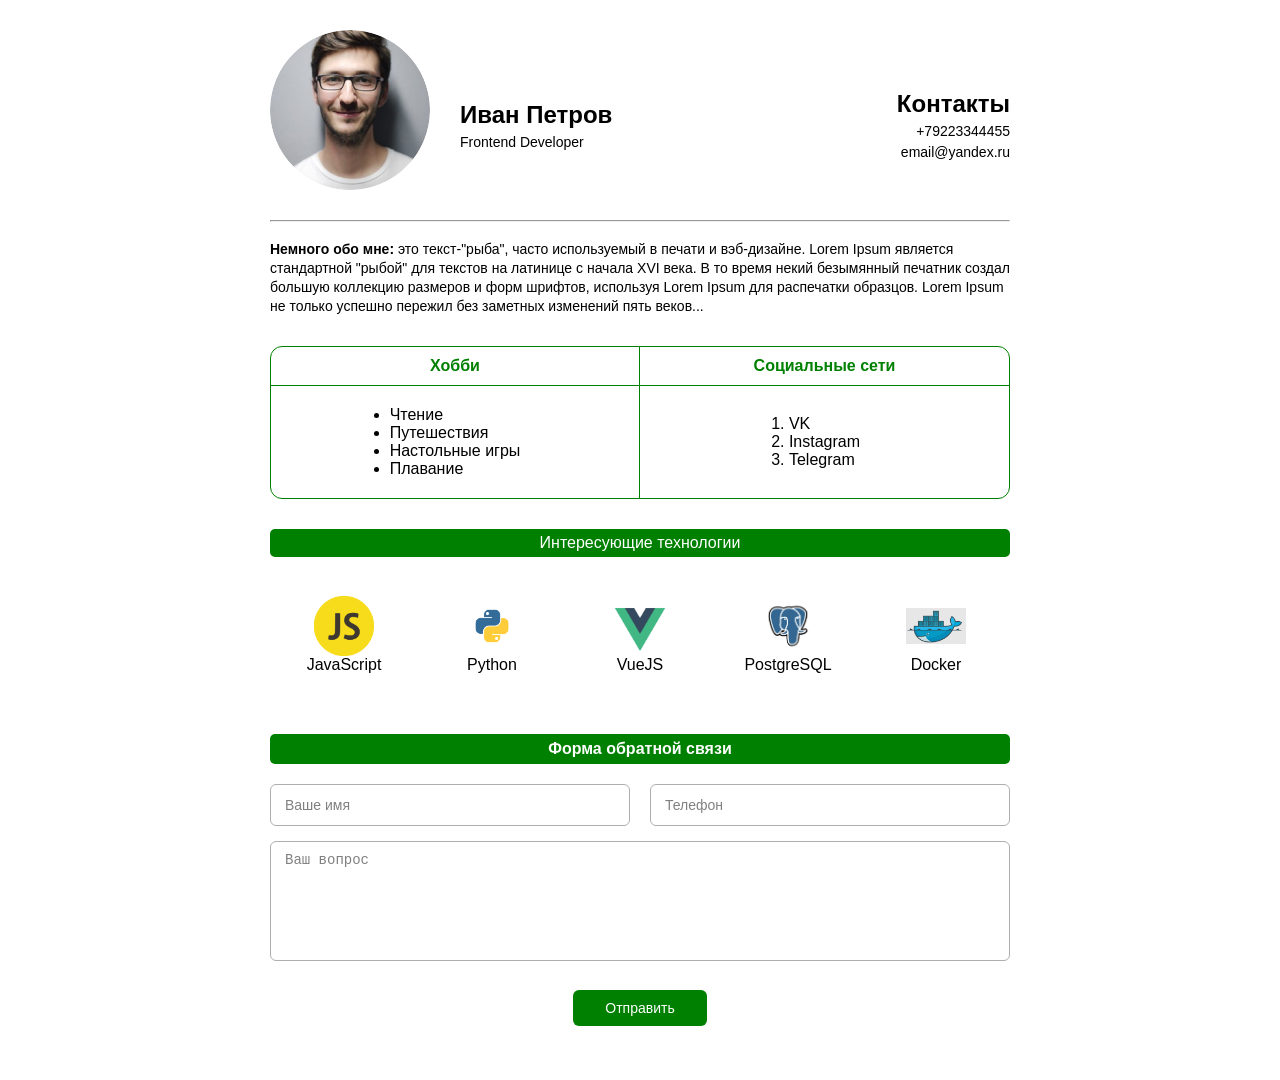
<file: prac1/index.html>
<!DOCTYPE html>
<html lang="en">
<head>
    <meta charset="UTF-8">
    <meta name="viewport" content="width=device-width, initial-scale=1.0">
    <title>Maket</title>
    <link rel="stylesheet" href="./styles.css">
</head>
<body>
    <div class="base-inf">
        <img class="profile-pic" src="./img/profile_pic.jpg" alt="profile_pic">
        <div class="info-container">
            <div class="information">
                <div class="info-name">Иван Петров</div>
                <div class="info-skills">Frontend Developer</div>
            </div>
            <div class="contacts">
                <div class="cont-logo">Контакты</div>
                <div class="cont-phone-num">+79223344455</div>
                <div class="cont-email">email@yandex.ru</div>
            </div>
        </div>
    </div>

    <hr>
    <br>

    <div class="desc">
        <b>Немного обо мне:</b> это текст-"рыба", часто используемый в печати и вэб-дизайне. Lorem Ipsum является стандартной "рыбой" для текстов на латинице с начала XVI века. В то время некий безымянный печатник создал большую коллекцию размеров и форм шрифтов, используя Lorem Ipsum для распечатки образцов. Lorem Ipsum не только успешно пережил без заметных изменений пять веков...
    </div>

    <table>
        <thead>
            <tr>
                <th>Хобби</th>
                <th>Социальные сети</th>
            </tr>
        </thead>
        <tbody>
            <tr>
                <td>
                    <ul>
                        <li>Чтение</li>
                        <li>Путешествия</li>
                        <li>Настольные игры</li>
                        <li>Плавание</li>
                    </ul>
                </td>
                <td>
                    <ol>
                        <li><a href="https://vk.com" target="_blank">VK</a></li>
                        <li><a href="https://instagram.com" target="_blank">Instagram</a></li>
                        <li><a href="https://t.me" target="_blank">Telegram</a></li>
                    </ol>
                </td>
            </tr>
        </tbody>
    </table>

        <div class="technologies">
        <div class="tech-logo">Интересующие технологии</div>
        <div class="tech-list">
            <div class="tech-pic">
                <img src="./img/JavaScript.png" alt="JavaScript">
                <div>JavaScript</div>
            </div>
            <div class="tech-pic">
                <img src="./img/Python.png" alt="Python">
                <div>Python</div>
            </div>
            <div class="tech-pic">
                <img src="./img/VueJS.png" alt="VueJS">
                <div>VueJS</div>
            </div>
            <div class="tech-pic">
                <img src="./img/PostgreSQL.png" alt="PostgreSQL">
                <div>PostgreSQL</div>
            </div>
            <div class="tech-pic">
                <img src="./img/Docker.png" alt="Docker">
                <div>Docker</div>
            </div>
        </div>
    </div>


    <form class="feedback-form">
        <div class="ff-logo">Форма обратной связи</div>
        <div class="ff-row">
            <label class="ff-field">
                <input type="text" name="username" placeholder="Ваше имя" class="ff-input">
            </label>
            <label class="ff-field">
                <input type="tel" name="phone" placeholder="Телефон" class="ff-input">
            </label>
        </div>

        <label class="ff-field">
            <textarea name="message" placeholder="Ваш вопрос" class="ff-textarea"></textarea>
        </label>

        <button type="submit" class="ff-btn">Отправить</button>
    </form>
</body>
</html>
</file>
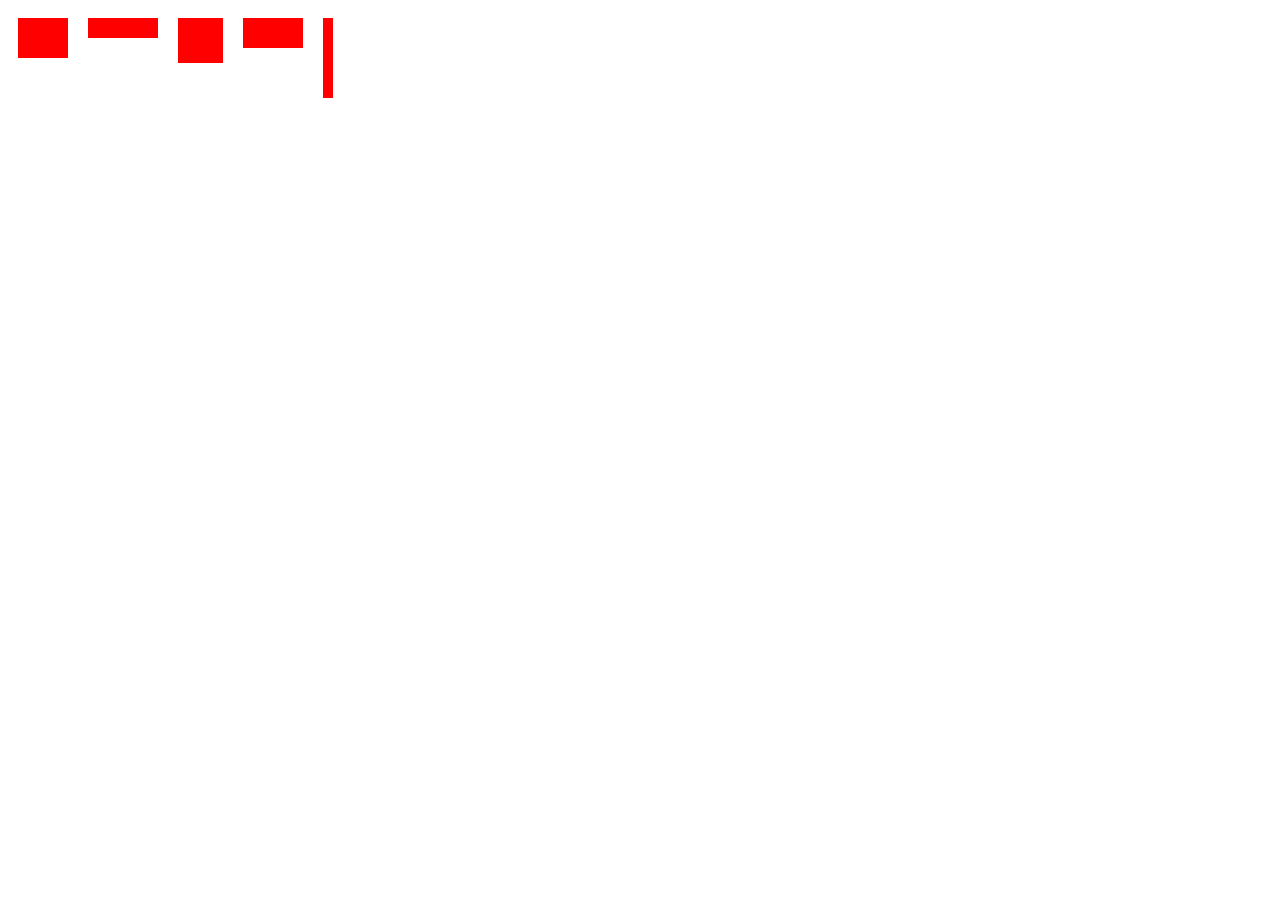
<file: prac3/index.html>
<!DOCTYPE html>
<html lang="en">
<head>
    <meta charset="UTF-8">
    <meta name="viewport" content="width=device-width, initial-scale=1.0">
    <title>Document</title>
    <link rel="stylesheet" href="./styles.css">
</head>
<body>
    <div id="wrapper">
    </div>
    
    <script src="./script.js"></script>
</body>
</html>
</file>
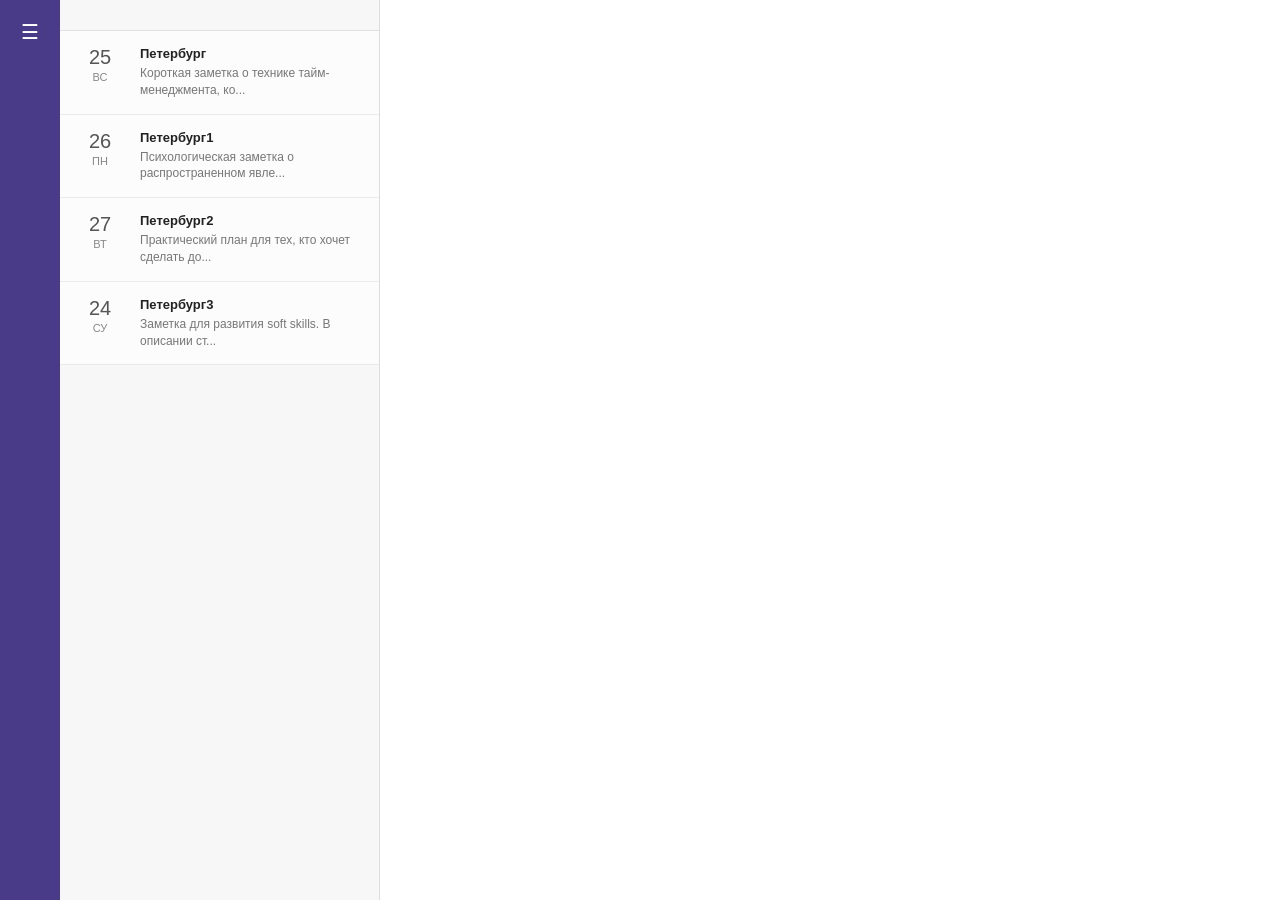
<file: Project/index.html>
<!DOCTYPE html>
<html lang="ru">
<head>
    <meta charset="UTF-8">
    <meta name="viewport" content="width=device-width, initial-scale=1.0">
    <title>Заметки  </title>
	<link rel="stylesheet" href="./styles.css">
</head>
<body>

<div class="app-container">
<aside class="sidebar">
    <div id="sidebar-toggle" class="sidebar-icon">☰</div>
</aside>

    <section class="note-list">
        <div class="list-header">
        </div>

        <script src="./script.js"></script>

    </section>

    <main class="editor">

  
        <div class="editor-content">
            <h1 class="main-title"></h1>

        </div>

    </main>
</div>

</body>
</html>
</file>
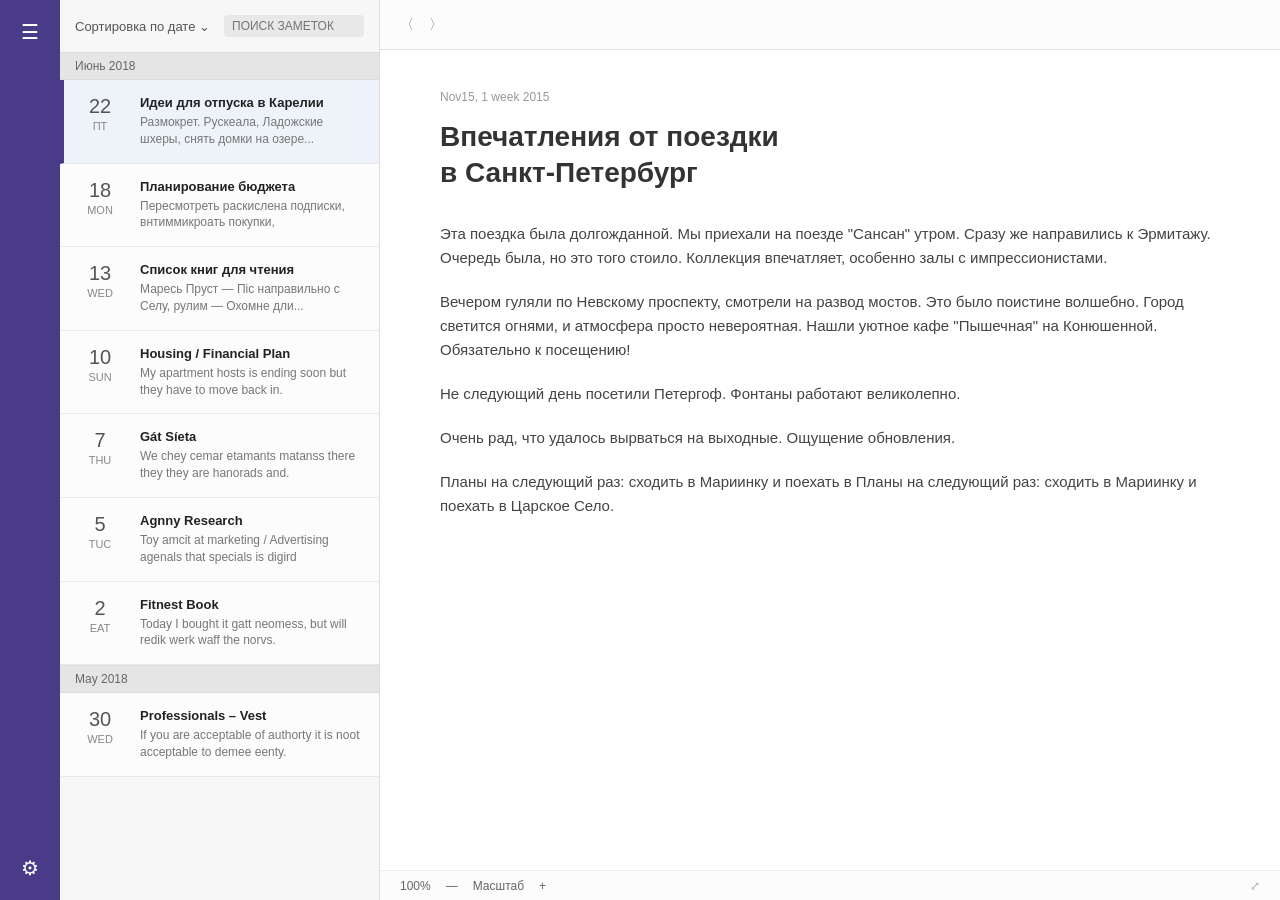
<file: оо/index.html>
<!DOCTYPE html>
<html lang="ru">
<head>
    <meta charset="UTF-8">
    <meta name="viewport" content="width=device-width, initial-scale=1.0">
    <title>Макет приложения для заметок</title>
	<link rel="stylesheet" href="./styles.css">
</head>
<body>

<div class="app-container">
    <aside class="sidebar">
        <div class="sidebar-icon">☰</div>
        <div class="sidebar-icon">⚙</div>
    </aside>

    <section class="note-list">
        <div class="list-header">
            <span>Сортировка по дате ⌄</span>
            <div class="search-bar">
                <input type="text" placeholder="ПОИСК ЗАМЕТОК">
            </div>
        </div>

        <div class="month-divider">Июнь 2018</div>

        <div class="note-item active">
            <div class="note-date">
                <span class="date-num">22</span>
                <span class="date-day">ПТ</span>
            </div>
            <div class="note-content">
                <div class="note-title">Идеи для отпуска в Карелии</div>
                <div class="note-snippet">Размокрет. Рускеала, Ладожские шхеры, снять домки на озере...</div>
            </div>
        </div>

        <div class="note-item">
            <div class="note-date">
                <span class="date-num">18</span>
                <span class="date-day">MON</span>
            </div>
            <div class="note-content">
                <div class="note-title">Планирование бюджета</div>
                <div class="note-snippet">Пересмотреть раскислена подписки, внтиммикроать покупки,</div>
            </div>
        </div>

        <div class="note-item">
            <div class="note-date">
                <span class="date-num">13</span>
                <span class="date-day">WED</span>
            </div>
            <div class="note-content">
                <div class="note-title">Список книг для чтения</div>
                <div class="note-snippet">Маресь Пруст — Піс направильно с Селу, рулим — Охомне дли...</div>
            </div>
        </div>

        <div class="note-item">
            <div class="note-date">
                <span class="date-num">10</span>
                <span class="date-day">SUN</span>
            </div>
            <div class="note-content">
                <div class="note-title">Housing / Financial Plan</div>
                <div class="note-snippet">My apartment hosts is ending soon but they have to move back in.</div>
            </div>
        </div>

        <div class="note-item">
            <div class="note-date">
                <span class="date-num">7</span>
                <span class="date-day">THU</span>
            </div>
            <div class="note-content">
                <div class="note-title">Gát Síeta</div>
                <div class="note-snippet">We chey cemar etamants matanss there they they are hanorads and.</div>
            </div>
        </div>

        <div class="note-item">
            <div class="note-date">
                <span class="date-num">5</span>
                <span class="date-day">TUC</span>
            </div>
            <div class="note-content">
                <div class="note-title">Agnny Research</div>
                <div class="note-snippet">Toy amcit at marketing / Advertising agenals that specials is digird</div>
            </div>
        </div>

        <div class="note-item">
            <div class="note-date">
                <span class="date-num">2</span>
                <span class="date-day">EAT</span>
            </div>
            <div class="note-content">
                <div class="note-title">Fitnest Book</div>
                <div class="note-snippet">Today I bought it gatt neomess, but will redik werk waff the norvs.</div>
            </div>
        </div>

        <div class="month-divider">May 2018</div>

        <div class="note-item">
            <div class="note-date">
                <span class="date-num">30</span>
                <span class="date-day">WED</span>
            </div>
            <div class="note-content">
                <div class="note-title">Professionals – Vest</div>
                <div class="note-snippet">If you are acceptable of authorty it is noot acceptable to demee eenty.</div>
            </div>
        </div>
    </section>

    <main class="editor">
        <!-- Тулбар -->
        <div class="toolbar">
            <div class="toolbar-left">
                <span class="toolbar-icon">〈</span>
                <span class="toolbar-icon">〉</span>
            </div>

        </div>

        <!-- Контент заметки -->
        <div class="editor-content">
            <div class="meta-date">Nov15, 1 week 2015</div>
            <h1 class="main-title">Впечатления от поездки<br>в Санкт-Петербург</h1>
            
            <p>Эта поездка была долгожданной. Мы приехали на поезде "Сансан" утром. Сразу же направились к Эрмитажу. Очередь была, но это того стоило. Коллекция впечатляет, особенно залы с импрессионистами.</p>
            
            <p>Вечером гуляли по Невскому проспекту, смотрели на развод мостов. Это было поистине волшебно. Город светится огнями, и атмосфера просто невероятная. Нашли уютное кафе "Пышечная" на Конюшенной. Обязательно к посещению!</p>
            
            <p>Не следующий день посетили Петергоф. Фонтаны работают великолепно.</p>
            
            <p>Очень рад, что удалось вырваться на выходные. Ощущение обновления.</p>
            
            <p>Планы на следующий раз: сходить в Мариинку и поехать в Планы на следующий раз: сходить в Мариинку и поехать в Царское Село.</p>
        </div>


        <div class="status-bar">
            <div class="zoom-controls">
                <span>100%</span>
                <span>—</span>
                <span>Масштаб</span>
                <span>+</span>
            </div>
            <div class="status-icon">⤢</div>
        </div>
    </main>
</div>

</body>
</html>
</file>
<file: prac1/styles.css>
body {
    justify-self: center;
    margin: 0 auto;
    padding: 30px 29.5px;
    width: 799px;
    height: 1080px;
    font-family: 'Inter', sans-serif;
}
* {
    box-sizing: border-box;
    margin: 0;
    padding: 0;
}

/**/

.base-inf {
    display: flex;
}

.profile-pic {
    width: 160px;
    height: 160px;
    border-radius: 100%;
    margin-bottom: 30px;
    margin-right: 30px;
}

.info-container {
    display: flex;
    width: 100%;
    justify-content: space-between;
    align-items: center;
}

.info-name {
    font-size: 24px;
    font-weight: bold;
}

.info-skills {
    margin-top: 5px;
    font-size: 14px;
}

.contacts {
    text-align: right;
}

.cont-logo {
    font-size: 24px;
    font-weight: bold;
}

.cont-phone-num {
    font-size: 14px;
    font-style: bold;
    margin-top: 5px;
    margin-bottom: 5px;
}

.cont-email {
    font-size: 14px;
}

/**/

.desc {
    font-weight: 400;
    width: 100%;
    font-size: 14px;
    text-align: left;
    margin-bottom: 30px;
    line-height: 135%;
}

.desc b {
    font-weight: 600;
}


/**/

table {
    width: 100%;
    border-collapse: separate;
    border-spacing: 0;
    border-radius: 12px;
    overflow: hidden;
    border: 1px solid green;
    margin-bottom: 30px;
}

th, 
td {
    border-right: 1px solid green;
    border-bottom: 1px solid green;
    padding: 10px;
    width: 50%;
}

th:last-child, 
td:last-child {
    border-right: none;
}

tr:last-child td {
    border-bottom: none;
}

td {
    padding: 20px;
}

th {
    color: green;
}

table ul, 
table ol {
    margin: 0 auto;
    padding: 0;
    display: block;
    width: fit-content;
}

table li a {
    color: inherit;
    text-decoration: none;
}

table ol li:hover {
    color: green;
}

/**/

.tech-logo {
    background: green;
    padding: 5px;
    text-align: center;
    color: #FFFFFF;
    border-radius: 5px;
}

.tech-list {
    display: flex;
    margin-top: 30px;
    width: 100%;
}

.tech-pic {
    display: flex;
    flex-direction: column;
    justify-content: center;
    flex: 1;
    width: 129px;
    height: 97px;
    align-items: center;
    text-align: center;
    transition: transform 0.4s ease, box-shadow ease;
    box-shadow: green;
    border-radius: 5px;
}

.tech-pic img {
    width: 60px;
    height: 60px;
    object-fit: contain;
    object-position: center;
}
.tech-pic img[alt="PostgreSQL"] {
    width: auto;
}

.tech-pic:hover {
    box-shadow: 0 0 20px green;
    transform: translateY(-4px);
    cursor: pointer;
}

/**/


.feedback-form {
    display: flex;
    flex-direction: column;
    width: 100%;
    margin-top: 50px;
}

.ff-logo {
    background: green;
    color: #FFFFFF;
    text-align: center;
    padding: 6px;
    border-radius: 5px;
    font-weight: 600;
    margin-bottom: 20px;
}

.ff-row {
    display: flex;
    gap: 20px;
    width: 100%;
    margin-bottom: 15px;
}

.ff-field {
    flex: 1;
    display: block;
    width: 100%;
}

.ff-input,
.ff-textarea {
    width: 100%;
    border: 1px solid #aeaeae;
    border-radius: 6px;
    padding: 10px 14px;
    font-size: 14px;
    color: grey;
    outline: none;
    box-sizing: border-box;
}

.ff-input {
    height: 42px;
}

.ff-textarea {
    height: 120px;
    resize: none;
    margin-bottom: 25px;
}

.ff-input::placeholder,
.ff-textarea::placeholder {
    color: grey;
}

.ff-btn {
    align-self: center;
    background: green;
    color: #FFFFFF;
    border: none;
    border-radius: 6px;
    padding: 10px 32px;
    font-size: 14px;
    cursor: pointer;
}

.ff-btn:hover {
    background: green;
}
</file>
<file: prac3/styles.css>
.obj {
    background: red;
    margin: 10px;
}

#wrapper{
    display: flex;
}
</file>
<file: Project/styles.css>
* {
            margin: 0;
            padding: 0;
            box-sizing: border-box;
        }

        body {
            font-family: -apple-system, BlinkMacSystemFont, "Segoe UI", Roboto, Helvetica, Arial, sans-serif;
            color: #333;
            background-color: #fff;
            height: 100vh;
            overflow: hidden; 
        }


        .app-container {
            display: flex;
            height: 100%;
            width: 100%;
        }


        .sidebar {
            width: 60px;
            background-color: #4a3b89; /* Темно-фиолетовый */
            display: flex;
            flex-direction: column;
            justify-content: space-between;
            align-items: center;
            padding: 20px 0;
            color: white;
            font-size: 20px;
        }
        
        .sidebar-icon {
            cursor: pointer;
        }


        .note-list {
            width: 320px;
            background-color: #f7f7f7;
            border-right: 1px solid #ddd;
            display: flex;
            flex-direction: column;
            overflow-y: auto;
        }

        .list-header {
            padding: 15px;
            height: 30px;
            display: flex;
            justify-content: space-between;
            align-items: center;
            font-size: 13px;
            color: #555;
            border-bottom: 1px solid #e0e0e0;
        }




        .note-item {
            display: flex;
            padding: 15px;
            border-bottom: 1px solid #eaeaea;
            cursor: pointer;
            background-color: #fcfcfc;
        }


	.note-item.active {
		background-color: #eef3f9;
		border-left: 4px solid #4a3b89;
		padding-left: 11px; /* Компенсация бордера */
        animation: activatePulse 0.3s ease-in-out;
        border-left-color: #6c5ce7 !important;
	}
	
        @keyframes activatePulse {
            0% { transform: scale(1); }
            50% { transform: scale(1.02); box-shadow: 0 4px 12px rgba(108, 92, 231, 0.3); }
            100% { transform: scale(1); }
    }


.note-item:hover:not(.active) {
    transform: translateX(3px);
    transition: transform 0.2s ease;
}


        .note-date {
            width: 50px;
            display: flex;
            flex-direction: column;
            align-items: center;
            margin-right: 15px;
            color: #555;
        }

        .date-num {
            font-size: 20px;
            font-weight: 400;
        }

        .date-day {
            font-size: 11px;
            color: #888;
            margin-top: 2px;
        }


        .note-content {
            flex: 1;
            overflow: hidden;
        }

        .note-title {
            font-size: 13px;
            font-weight: 600;
            color: #222;
            margin-bottom: 4px;
            white-space: nowrap;
            overflow: hidden;
            text-overflow: ellipsis;
        }

        .note-snippet {
            font-size: 12px;
            color: #777;
            line-height: 1.4;
            -webkit-box-orient: vertical;
            overflow: hidden;
        }

        /* --- ПРАВАЯ ПАНЕЛЬ (Редактор) --- */
        .editor {
            flex: 1;
            display: flex;
            flex-direction: column;
            background-color: #ffffff;
        }

        
        .editor-content {
            flex: 1;
            padding: 40px 60px;
            overflow-y: auto;
        }


        .main-title {
            font-size: 28px;
            font-weight: 700;
            color: #333;
            margin-bottom: 30px;
            line-height: 1.3;
        }

        .editor-content p {
            font-size: 15px;
            line-height: 1.6;
            color: #444;
            margin-bottom: 20px;
        }



.note-list {
    transition: width 0.3s ease-in-out, opacity 0.3s ease-in-out;
}


.note-list.collapsed {
    width: 0 !important;
    opacity: 0;
    overflow: hidden;
}


.sidebar-icon:hover {
    transform: scale(1.1);
    transition: transform 0.2s ease;
}
</file>
<file: оо/styles.css>
* {
            margin: 0;
            padding: 0;
            box-sizing: border-box;
        }

        body {
            font-family: -apple-system, BlinkMacSystemFont, "Segoe UI", Roboto, Helvetica, Arial, sans-serif;
            color: #333;
            background-color: #fff;
            height: 100vh;
            overflow: hidden; 
        }


        .app-container {
            display: flex;
            height: 100%;
            width: 100%;
        }

        .sidebar {
            width: 60px;
            background-color: #4a3b89; /* Темно-фиолетовый */
            display: flex;
            flex-direction: column;
            justify-content: space-between;
            align-items: center;
            padding: 20px 0;
            color: white;
            font-size: 20px;
        }
        
        .sidebar-icon {
            cursor: pointer;
        }


        .note-list {
            width: 320px;
            background-color: #f7f7f7;
            border-right: 1px solid #ddd;
            display: flex;
            flex-direction: column;
            overflow-y: auto;
        }

        .list-header {
            padding: 15px;
            display: flex;
            justify-content: space-between;
            align-items: center;
            font-size: 13px;
            color: #555;
        }

        .search-bar {
            display: flex;
            align-items: center;
            background-color: #e8e8e8;
            border-radius: 4px;
            padding: 4px 8px;
            width: 140px;
        }

        .search-bar span {
            color: #888;
            margin-right: 5px;
            font-size: 12px;
        }

        .search-bar input {
            border: none;
            background: transparent;
            outline: none;
            width: 100%;
            font-size: 12px;
        }

        .month-divider {
            background-color: #e5e5e5;
            padding: 6px 15px;
            font-size: 12px;
            color: #666;
            border-top: 1px solid #dcdcdc;
            border-bottom: 1px solid #dcdcdc;
        }

        /* Элемент списка заметок */
        .note-item {
            display: flex;
            padding: 15px;
            border-bottom: 1px solid #eaeaea;
            cursor: pointer;
            background-color: #fcfcfc;
        }

        .note-item.active {
            background-color: #eef3f9;
            border-left: 4px solid #4a3b89;
            padding-left: 11px; /* Компенсация бордера */
        }


        .note-date {
            width: 50px;
            display: flex;
            flex-direction: column;
            align-items: center;
            margin-right: 15px;
            color: #555;
        }

        .date-num {
            font-size: 20px;
            font-weight: 400;
        }

        .date-day {
            font-size: 11px;
            color: #888;
            margin-top: 2px;
        }

        /* Текст заметки */
        .note-content {
            flex: 1;
            overflow: hidden;
        }

        .note-title {
            font-size: 13px;
            font-weight: 600;
            color: #222;
            margin-bottom: 4px;
            white-space: nowrap;
            overflow: hidden;
            text-overflow: ellipsis;
        }

        .note-snippet {
            font-size: 12px;
            color: #777;
            line-height: 1.4;
            /* Ограничение в 3 строки (эмуляция) */
            display: -webkit-box;
            -webkit-line-clamp: 3;
            -webkit-box-orient: vertical;
            overflow: hidden;
        }

        .editor {
            flex: 1;
            display: flex;
            flex-direction: column;
            background-color: #ffffff;
        }


        .toolbar {
            height: 50px;
            background-color: #fcfcfc;
            border-bottom: 1px solid #e0e0e0;
            display: flex;
            align-items: center;
            padding: 0 20px;
            justify-content: space-between;
        }

        .toolbar-left, .toolbar-right {
            display: flex;
            align-items: center;
            gap: 15px;
            color: #888;
            font-size: 14px;
        }
        
        .editor-content {
            flex: 1;
            padding: 40px 60px;
            overflow-y: auto;
        }

        .meta-date {
            font-size: 12px;
            color: #999;
            margin-bottom: 15px;
        }

        .main-title {
            font-size: 28px;
            font-weight: 700;
            color: #333;
            margin-bottom: 30px;
            line-height: 1.3;
        }

        .editor-content p {
            font-size: 15px;
            line-height: 1.6;
            color: #444;
            margin-bottom: 20px;
        }

        .status-bar {
            height: 30px;
            border-top: 1px solid #eee;
            display: flex;
            align-items: center;
            justify-content: space-between;
            padding: 0 20px;
            font-size: 12px;
            color: #666;
            background-color: #fcfcfc;
        }

        .zoom-controls {
            display: flex;
            align-items: center;
            gap: 15px;
        }
        
        .status-icon {
            color: #aaa;
            cursor: pointer;
        }

        ::-webkit-scrollbar {
            width: 8px;
        }
        ::-webkit-scrollbar-thumb {
            background: #ccc;
            border-radius: 4px;
        }
        ::-webkit-scrollbar-track {
            background: transparent;
        }
</file>
